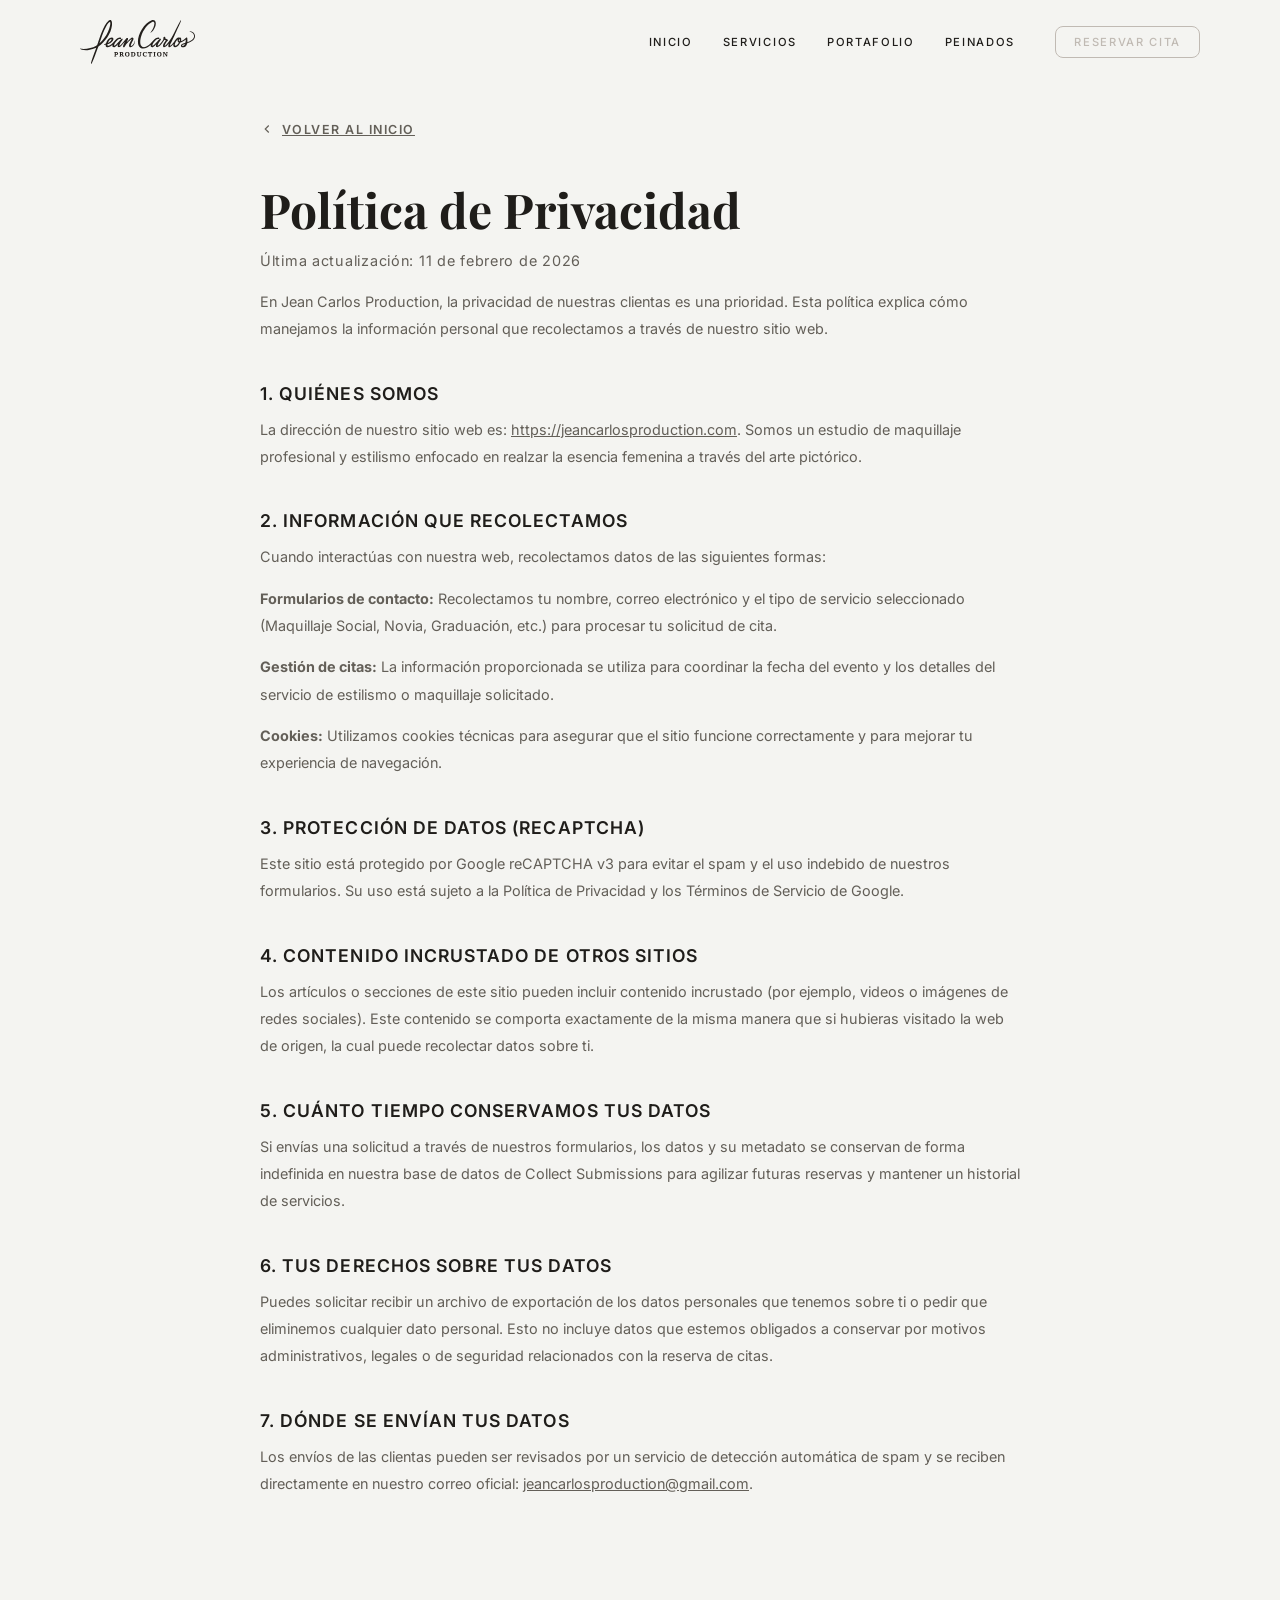
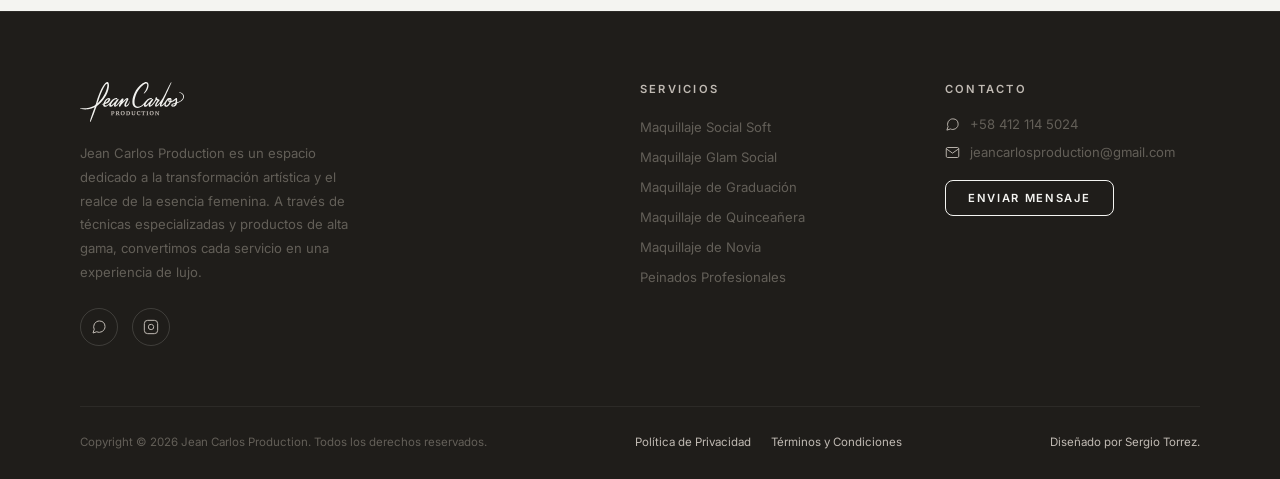
<file: privacidad.html>
<!DOCTYPE html>
<html lang="es">
<head>
  <meta charset="UTF-8">
  <meta name="viewport" content="width=device-width, initial-scale=1.0">
  <title>Política de Privacidad | Jean Carlos Production</title>
  <meta name="description" content="Política de privacidad de Jean Carlos Production. Conoce cómo manejamos tus datos personales.">
  <link rel="canonical" href="https://jeancarlosproduction.com/privacidad.html">
  <link rel="stylesheet" href="index.css">
  <style>
    .legal-page { min-height: 100vh; background: var(--cream); padding-top: 120px; }
    .legal-content { max-width: 760px; margin-inline: auto; }
    .legal-content h1 { font-size: clamp(2rem, 4vw, 3rem); margin-bottom: 6px; color: var(--charcoal); }
    .legal-meta { font-size: 0.78rem; color: var(--warm-gray); margin-bottom: 48px; letter-spacing: 0.05em; }
    .legal-content h2 { font-size: 1.1rem; font-family:'Inter',sans-serif; font-weight:600; letter-spacing:0.06em; text-transform:uppercase; color: var(--charcoal); margin-top: 40px; margin-bottom: 12px; }
    .legal-content p { font-size: 0.9rem; color: var(--warm-gray); line-height: 1.9; margin-bottom: 14px; }
    .legal-content a { color: var(--warm-gray); text-decoration: underline; }
    .back-link { display: inline-flex; align-items: center; gap: 8px; font-size:0.78rem; font-weight:600; letter-spacing:0.12em; text-transform:uppercase; color: var(--charcoal); margin-bottom: 40px; transition: gap 0.2s; }
    .back-link:hover { gap: 12px; }

    /* --- Dynamic Header for Legal Pages --- */
    .site-header:not(.scrolled) .nav-logo {
      /* Filter to turn the light logo into #1f1d1a */
      filter: brightness(0) saturate(100%) invert(8%) sepia(8%) saturate(1088%) hue-rotate(345deg) brightness(96%) contrast(89%);
    }
    .site-header:not(.scrolled) .hamburger span {
      background-color: var(--charcoal);
    }
    .site-header:not(.scrolled) .nav-links a {
      color: var(--charcoal);
    }
    .site-header:not(.scrolled) .nav-links a::after {
      background: var(--charcoal);
    }

    /* Scrolled state (back to primary light design) */
    .site-header.scrolled .nav-logo {
      filter: none;
    }
    .site-header.scrolled .hamburger span {
      background-color: var(--cream);
    }
    .site-header.scrolled .nav-links a {
      color: var(--cream);
    }
  </style>
</head>
<body>

<!-- ========== MOBILE MENU ========== -->
<div class="mobile-menu" id="mobileMenu">
  <a href="index.html#inicio"     onclick="closeMobileMenu()">Inicio</a>
  <a href="index.html#servicios"  onclick="closeMobileMenu()">Servicios</a>
  <a href="index.html#galeria"    onclick="closeMobileMenu()">Portafolio</a>
  <a href="index.html#peinados"  onclick="closeMobileMenu()">Peinados</a>
  <a href="index.html#reservacion" onclick="closeMobileMenu()" class="btn btn-nav mobile-nav-btn">RESERVAR CITA</a>
</div>

<!-- ========== HEADER ========== -->
<header class="site-header" id="siteHeader">
  <div class="container header-inner">

    <a href="index.html#inicio" class="logo" aria-label="Jean Carlos Production">
      <img src="assets/Logo Jean Carlos Production.svg" alt="Jean Carlos Production Logo" class="nav-logo">
    </a>

    <nav class="nav-links" aria-label="Navegación principal">
      <a href="index.html#inicio">Inicio</a>
      <a href="index.html#servicios">Servicios</a>
      <a href="index.html#galeria">Portafolio</a>
      <a href="index.html#peinados">Peinados</a>
      <a href="index.html#reservacion" class="btn btn-nav">RESERVAR CITA</a>
    </nav>

    <button class="hamburger" id="hamburger" aria-label="Abrir menú" aria-expanded="false">
      <span></span><span></span><span></span>
    </button>
  </div>
</header>

<main class="legal-page section">
  <div class="container">
    <div class="legal-content">

      <a href="index.html" class="back-link">
        <svg viewBox="0 0 24 24" fill="none" stroke="currentColor" stroke-width="2" width="14"><polyline points="15 18 9 12 15 6"/></svg>
        Volver al inicio
      </a>

      <h1>Política de Privacidad</h1>
      <p class="legal-meta">Última actualización: 11 de febrero de 2026</p>

      <p>En Jean Carlos Production, la privacidad de nuestras clientas es una prioridad. Esta política explica cómo manejamos la información personal que recolectamos a través de nuestro sitio web.</p>

      <h2>1. Quiénes somos</h2>
      <p>La dirección de nuestro sitio web es: <a href="https://jeancarlosproduction.com">https://jeancarlosproduction.com</a>. Somos un estudio de maquillaje profesional y estilismo enfocado en realzar la esencia femenina a través del arte pictórico.</p>

      <h2>2. Información que recolectamos</h2>
      <p>Cuando interactúas con nuestra web, recolectamos datos de las siguientes formas:</p>
      <p><strong>Formularios de contacto:</strong> Recolectamos tu nombre, correo electrónico y el tipo de servicio seleccionado (Maquillaje Social, Novia, Graduación, etc.) para procesar tu solicitud de cita.</p>
      <p><strong>Gestión de citas:</strong> La información proporcionada se utiliza para coordinar la fecha del evento y los detalles del servicio de estilismo o maquillaje solicitado.</p>
      <p><strong>Cookies:</strong> Utilizamos cookies técnicas para asegurar que el sitio funcione correctamente y para mejorar tu experiencia de navegación.</p>

      <h2>3. Protección de datos (reCAPTCHA)</h2>
      <p>Este sitio está protegido por Google reCAPTCHA v3 para evitar el spam y el uso indebido de nuestros formularios. Su uso está sujeto a la Política de Privacidad y los Términos de Servicio de Google.</p>

      <h2>4. Contenido incrustado de otros sitios</h2>
      <p>Los artículos o secciones de este sitio pueden incluir contenido incrustado (por ejemplo, videos o imágenes de redes sociales). Este contenido se comporta exactamente de la misma manera que si hubieras visitado la web de origen, la cual puede recolectar datos sobre ti.</p>

      <h2>5. Cuánto tiempo conservamos tus datos</h2>
      <p>Si envías una solicitud a través de nuestros formularios, los datos y su metadato se conservan de forma indefinida en nuestra base de datos de Collect Submissions para agilizar futuras reservas y mantener un historial de servicios.</p>

      <h2>6. Tus derechos sobre tus datos</h2>
      <p>Puedes solicitar recibir un archivo de exportación de los datos personales que tenemos sobre ti o pedir que eliminemos cualquier dato personal. Esto no incluye datos que estemos obligados a conservar por motivos administrativos, legales o de seguridad relacionados con la reserva de citas.</p>

      <h2>7. Dónde se envían tus datos</h2>
      <p>Los envíos de las clientas pueden ser revisados por un servicio de detección automática de spam y se reciben directamente en nuestro correo oficial: <a href="mailto:jeancarlosproduction@gmail.com">jeancarlosproduction@gmail.com</a>.</p>

    </div>
  </div>
</main>

<!-- ========== FOOTER ========== -->
<footer id="contacto" role="contentinfo">
  <div class="container">
    <div class="footer-grid">

      <!-- Brand column -->
      <div class="footer-brand">
        <div class="logo">
          <img src="assets/Logo Jean Carlos Production.svg" alt="Jean Carlos Production" class="footer-logo">
        </div>
        <p>
          Jean Carlos Production es un espacio dedicado a la transformación artística
          y el realce de la esencia femenina. A través de técnicas especializadas y
          productos de alta gama, convertimos cada servicio en una experiencia de lujo.
        </p>
        <div class="footer-social">
          <a href="https://api.whatsapp.com/send/?phone=584121145024" target="_blank" rel="noopener" aria-label="WhatsApp">
            <svg viewBox="0 0 24 24" fill="none" stroke="currentColor" stroke-width="1.5"><path d="M21 11.5a8.38 8.38 0 0 1-.9 3.8 8.5 8.5 0 0 1-7.6 4.7 8.38 8.38 0 0 1-3.8-.9L3 21l1.9-5.7a8.38 8.38 0 0 1-.9-3.8 8.5 8.5 0 0 1 4.7-7.6 8.38 8.38 0 0 1 3.8-.9h.5a8.48 8.48 0 0 1 8 8v.5z"/></svg>
          </a>
          <a href="https://www.instagram.com/jeancarlosproduction/" target="_blank" rel="noopener" aria-label="Instagram">
            <svg viewBox="0 0 24 24" fill="none" stroke="currentColor" stroke-width="1.5"><rect x="2" y="2" width="20" height="20" rx="5" ry="5"/><path d="M16 11.37A4 4 0 1 1 12.63 8 4 4 0 0 1 16 11.37z"/><line x1="17.5" y1="6.5" x2="17.51" y2="6.5"/></svg>
          </a>
        </div>
      </div>

      <!-- Services column -->
      <div class="footer-col">
        <h4>Servicios</h4>
        <ul>
          <li><a href="index.html#servicios">Maquillaje Social Soft</a></li>
          <li><a href="index.html#servicios">Maquillaje Glam Social</a></li>
          <li><a href="index.html#servicios">Maquillaje de Graduación</a></li>
          <li><a href="index.html#servicios">Maquillaje de Quinceañera</a></li>
          <li><a href="index.html#servicios">Maquillaje de Novia</a></li>
          <li><a href="index.html#peinados">Peinados Profesionales</a></li>
        </ul>
      </div>

      <!-- Contact column -->
      <div class="footer-col">
        <h4>Contacto</h4>
        <div class="footer-contact-item">
          <svg viewBox="0 0 24 24" fill="none" stroke="currentColor" stroke-width="1.5"><path d="M21 11.5a8.38 8.38 0 0 1-.9 3.8 8.5 8.5 0 0 1-7.6 4.7 8.38 8.38 0 0 1-3.8-.9L3 21l1.9-5.7a8.38 8.38 0 0 1-.9-3.8 8.5 8.5 0 0 1 4.7-7.6 8.38 8.38 0 0 1 3.8-.9h.5a8.48 8.48 0 0 1 8 8v.5z"/></svg>
          +58 412 114 5024
        </div>
        <div class="footer-contact-item">
          <svg viewBox="0 0 24 24" fill="none" stroke="currentColor" stroke-width="1.5"><path d="M4 4h16c1.1 0 2 .9 2 2v12c0 1.1-.9 2-2 2H4c-1.1 0-2-.9-2-2V6c0-1.1.9-2 2-2z"/><polyline points="22,6 12,13 2,6"/></svg>
          jeancarlosproduction@gmail.com
        </div>
        <div style="margin-top:20px;">
          <a href="https://api.whatsapp.com/send/?phone=584121145024" target="_blank" rel="noopener" class="btn btn-outline-light" style="font-size:0.7rem;padding:10px 22px;">ENVIAR MENSAJE</a>
        </div>
      </div>

    </div>

    <!-- Bottom bar -->
    <div class="footer-bottom">
      <p>Copyright &copy; 2026 Jean Carlos Production. Todos los derechos reservados.</p>
      <div class="footer-legal">
        <a href="privacidad.html">Política de Privacidad</a>
        <a href="terminos.html">Términos y Condiciones</a>
      </div>
      <p class="credit">Diseñado por <a href="https://www.instagram.com/istorrez/" target="_blank" rel="noopener">Sergio Torrez</a>.</p>
    </div>

  </div>
</footer>

<!-- ========== JAVASCRIPT ========== -->
<script>
/* ---- Scroll-reveal ---- */
const revealEls = document.querySelectorAll('.reveal, .reveal-left, .reveal-right');
const revealObserver = new IntersectionObserver((entries) => {
  entries.forEach(e => {
    if (e.isIntersecting) {
      e.target.classList.add('visible');
      revealObserver.unobserve(e.target);
    }
  });
}, { threshold: 0.12 });
revealEls.forEach(el => revealObserver.observe(el));

/* ---- Header scroll ---- */
const header = document.getElementById('siteHeader');
window.addEventListener('scroll', () => {
  header.classList.toggle('scrolled', window.scrollY > 60);
}, { passive: true });

/* ---- Mobile menu ---- */
const hamburger = document.getElementById('hamburger');
const mobileMenu = document.getElementById('mobileMenu');
hamburger.addEventListener('click', () => {
  const isOpen = mobileMenu.classList.toggle('open');
  hamburger.classList.toggle('open', isOpen);
  hamburger.setAttribute('aria-expanded', isOpen);
  document.body.style.overflow = isOpen ? 'hidden' : '';
});
function closeMobileMenu() {
  mobileMenu.classList.remove('open');
  hamburger.classList.remove('open');
  hamburger.setAttribute('aria-expanded', false);
  document.body.style.overflow = '';
}
</script>

</body>
</html>
</file>
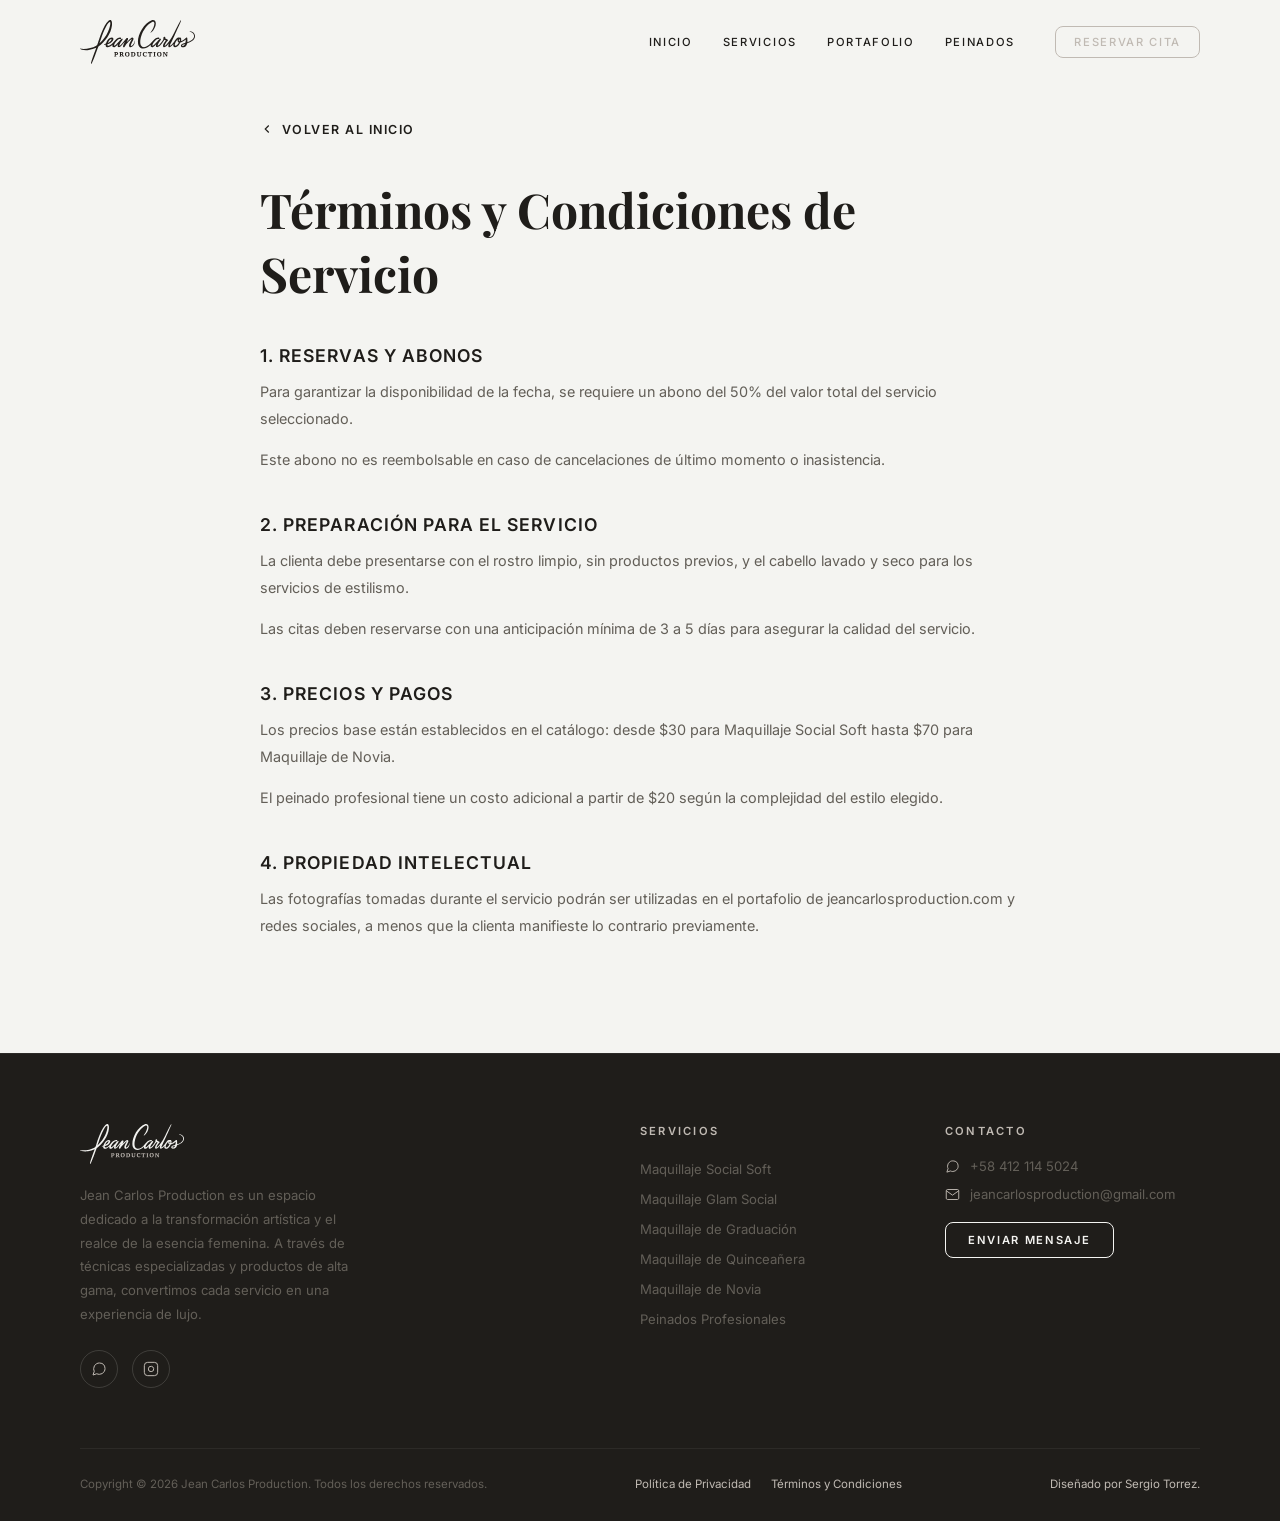
<file: terminos.html>
<!DOCTYPE html>
<html lang="es">
<head>
  <meta charset="UTF-8">
  <meta name="viewport" content="width=device-width, initial-scale=1.0">
  <title>Términos y Condiciones | Jean Carlos Production</title>
  <meta name="description" content="Términos y condiciones del servicio de Jean Carlos Production. Reservas, abonos y políticas de servicio.">
  <link rel="canonical" href="https://jeancarlosproduction.com/terminos.html">
  <link rel="stylesheet" href="index.css">
  <style>
    .legal-page { min-height: 100vh; background: var(--cream); padding-top: 120px; }
    .legal-content { max-width: 760px; margin-inline: auto; }
    .legal-content h1 { font-size: clamp(2rem, 4vw, 3rem); margin-bottom: 6px; color: var(--charcoal); }
    .legal-meta { font-size: 0.78rem; color: var(--warm-gray); margin-bottom: 48px; letter-spacing: 0.05em; }
    .legal-content h2 { font-size: 1.1rem; font-family:'Inter',sans-serif; font-weight:600; letter-spacing:0.06em; text-transform:uppercase; color: var(--charcoal); margin-top: 40px; margin-bottom: 12px; }
    .legal-content p { font-size: 0.9rem; color: var(--warm-gray); line-height: 1.9; margin-bottom: 14px; }
    .back-link { display: inline-flex; align-items: center; gap: 8px; font-size:0.78rem; font-weight:600; letter-spacing:0.12em; text-transform:uppercase; color: var(--charcoal); margin-bottom: 40px; transition: gap 0.2s; }
    .back-link:hover { gap: 12px; }

    /* --- Dynamic Header for Legal Pages --- */
    .site-header:not(.scrolled) .nav-logo {
      /* Filter to turn the light logo into #1f1d1a */
      filter: brightness(0) saturate(100%) invert(8%) sepia(8%) saturate(1088%) hue-rotate(345deg) brightness(96%) contrast(89%);
    }
    .site-header:not(.scrolled) .hamburger span {
      background-color: var(--charcoal);
    }
    .site-header:not(.scrolled) .nav-links a {
      color: var(--charcoal);
    }
    .site-header:not(.scrolled) .nav-links a::after {
      background: var(--charcoal);
    }

    /* Scrolled state (back to primary light design) */
    .site-header.scrolled .nav-logo {
      filter: none;
    }
    .site-header.scrolled .hamburger span {
      background-color: var(--cream);
    }
    .site-header.scrolled .nav-links a {
      color: var(--cream);
    }
  </style>
</head>
<body>

<!-- ========== MOBILE MENU ========== -->
<div class="mobile-menu" id="mobileMenu">
  <a href="index.html#inicio"     onclick="closeMobileMenu()">Inicio</a>
  <a href="index.html#servicios"  onclick="closeMobileMenu()">Servicios</a>
  <a href="index.html#galeria"    onclick="closeMobileMenu()">Portafolio</a>
  <a href="index.html#peinados"  onclick="closeMobileMenu()">Peinados</a>
  <a href="index.html#reservacion" onclick="closeMobileMenu()" class="btn btn-nav mobile-nav-btn">RESERVAR CITA</a>
</div>

<!-- ========== HEADER ========== -->
<header class="site-header" id="siteHeader">
  <div class="container header-inner">

    <a href="index.html#inicio" class="logo" aria-label="Jean Carlos Production">
      <img src="assets/Logo Jean Carlos Production.svg" alt="Jean Carlos Production Logo" class="nav-logo">
    </a>

    <nav class="nav-links" aria-label="Navegación principal">
      <a href="index.html#inicio">Inicio</a>
      <a href="index.html#servicios">Servicios</a>
      <a href="index.html#galeria">Portafolio</a>
      <a href="index.html#peinados">Peinados</a>
      <a href="index.html#reservacion" class="btn btn-nav">RESERVAR CITA</a>
    </nav>

    <button class="hamburger" id="hamburger" aria-label="Abrir menú" aria-expanded="false">
      <span></span><span></span><span></span>
    </button>
  </div>
</header>

<main class="legal-page section">
  <div class="container">
    <div class="legal-content">

      <a href="index.html" class="back-link">
        <svg viewBox="0 0 24 24" fill="none" stroke="currentColor" stroke-width="2" width="14"><polyline points="15 18 9 12 15 6"/></svg>
        Volver al inicio
      </a>

      <h1>Términos y Condiciones de Servicio</h1>

      <h2>1. Reservas y Abonos</h2>
      <p>Para garantizar la disponibilidad de la fecha, se requiere un abono del 50% del valor total del servicio seleccionado.</p>
      <p>Este abono no es reembolsable en caso de cancelaciones de último momento o inasistencia.</p>

      <h2>2. Preparación para el Servicio</h2>
      <p>La clienta debe presentarse con el rostro limpio, sin productos previos, y el cabello lavado y seco para los servicios de estilismo.</p>
      <p>Las citas deben reservarse con una anticipación mínima de 3 a 5 días para asegurar la calidad del servicio.</p>

      <h2>3. Precios y Pagos</h2>
      <p>Los precios base están establecidos en el catálogo: desde $30 para Maquillaje Social Soft hasta $70 para Maquillaje de Novia.</p>
      <p>El peinado profesional tiene un costo adicional a partir de $20 según la complejidad del estilo elegido.</p>

      <h2>4. Propiedad Intelectual</h2>
      <p>Las fotografías tomadas durante el servicio podrán ser utilizadas en el portafolio de jeancarlosproduction.com y redes sociales, a menos que la clienta manifieste lo contrario previamente.</p>

    </div>
  </div>
</main>

<!-- ========== FOOTER ========== -->
<footer id="contacto" role="contentinfo">
  <div class="container">
    <div class="footer-grid">

      <!-- Brand column -->
      <div class="footer-brand">
        <div class="logo">
          <img src="assets/Logo Jean Carlos Production.svg" alt="Jean Carlos Production" class="footer-logo">
        </div>
        <p>
          Jean Carlos Production es un espacio dedicado a la transformación artística
          y el realce de la esencia femenina. A través de técnicas especializadas y
          productos de alta gama, convertimos cada servicio en una experiencia de lujo.
        </p>
        <div class="footer-social">
          <a href="https://api.whatsapp.com/send/?phone=584121145024" target="_blank" rel="noopener" aria-label="WhatsApp">
            <svg viewBox="0 0 24 24" fill="none" stroke="currentColor" stroke-width="1.5"><path d="M21 11.5a8.38 8.38 0 0 1-.9 3.8 8.5 8.5 0 0 1-7.6 4.7 8.38 8.38 0 0 1-3.8-.9L3 21l1.9-5.7a8.38 8.38 0 0 1-.9-3.8 8.5 8.5 0 0 1 4.7-7.6 8.38 8.38 0 0 1 3.8-.9h.5a8.48 8.48 0 0 1 8 8v.5z"/></svg>
          </a>
          <a href="https://www.instagram.com/jeancarlosproduction/" target="_blank" rel="noopener" aria-label="Instagram">
            <svg viewBox="0 0 24 24" fill="none" stroke="currentColor" stroke-width="1.5"><rect x="2" y="2" width="20" height="20" rx="5" ry="5"/><path d="M16 11.37A4 4 0 1 1 12.63 8 4 4 0 0 1 16 11.37z"/><line x1="17.5" y1="6.5" x2="17.51" y2="6.5"/></svg>
          </a>
        </div>
      </div>

      <!-- Services column -->
      <div class="footer-col">
        <h4>Servicios</h4>
        <ul>
          <li><a href="index.html#servicios">Maquillaje Social Soft</a></li>
          <li><a href="index.html#servicios">Maquillaje Glam Social</a></li>
          <li><a href="index.html#servicios">Maquillaje de Graduación</a></li>
          <li><a href="index.html#servicios">Maquillaje de Quinceañera</a></li>
          <li><a href="index.html#servicios">Maquillaje de Novia</a></li>
          <li><a href="index.html#peinados">Peinados Profesionales</a></li>
        </ul>
      </div>

      <!-- Contact column -->
      <div class="footer-col">
        <h4>Contacto</h4>
        <div class="footer-contact-item">
          <svg viewBox="0 0 24 24" fill="none" stroke="currentColor" stroke-width="1.5"><path d="M21 11.5a8.38 8.38 0 0 1-.9 3.8 8.5 8.5 0 0 1-7.6 4.7 8.38 8.38 0 0 1-3.8-.9L3 21l1.9-5.7a8.38 8.38 0 0 1-.9-3.8 8.5 8.5 0 0 1 4.7-7.6 8.38 8.38 0 0 1 3.8-.9h.5a8.48 8.48 0 0 1 8 8v.5z"/></svg>
          +58 412 114 5024
        </div>
        <div class="footer-contact-item">
          <svg viewBox="0 0 24 24" fill="none" stroke="currentColor" stroke-width="1.5"><path d="M4 4h16c1.1 0 2 .9 2 2v12c0 1.1-.9 2-2 2H4c-1.1 0-2-.9-2-2V6c0-1.1.9-2 2-2z"/><polyline points="22,6 12,13 2,6"/></svg>
          jeancarlosproduction@gmail.com
        </div>
        <div style="margin-top:20px;">
          <a href="https://api.whatsapp.com/send/?phone=584121145024" target="_blank" rel="noopener" class="btn btn-outline-light" style="font-size:0.7rem;padding:10px 22px;">ENVIAR MENSAJE</a>
        </div>
      </div>

    </div>

    <!-- Bottom bar -->
    <div class="footer-bottom">
      <p>Copyright &copy; 2026 Jean Carlos Production. Todos los derechos reservados.</p>
      <div class="footer-legal">
        <a href="privacidad.html">Política de Privacidad</a>
        <a href="terminos.html">Términos y Condiciones</a>
      </div>
      <p class="credit">Diseñado por <a href="https://www.instagram.com/istorrez/" target="_blank" rel="noopener">Sergio Torrez</a>.</p>
    </div>

  </div>
</footer>

<!-- ========== JAVASCRIPT ========== -->
<script>
/* ---- Scroll-reveal ---- */
const revealEls = document.querySelectorAll('.reveal, .reveal-left, .reveal-right');
const revealObserver = new IntersectionObserver((entries) => {
  entries.forEach(e => {
    if (e.isIntersecting) {
      e.target.classList.add('visible');
      revealObserver.unobserve(e.target);
    }
  });
}, { threshold: 0.12 });
revealEls.forEach(el => revealObserver.observe(el));

/* ---- Header scroll ---- */
const header = document.getElementById('siteHeader');
window.addEventListener('scroll', () => {
  header.classList.toggle('scrolled', window.scrollY > 60);
}, { passive: true });

/* ---- Mobile menu ---- */
const hamburger = document.getElementById('hamburger');
const mobileMenu = document.getElementById('mobileMenu');
hamburger.addEventListener('click', () => {
  const isOpen = mobileMenu.classList.toggle('open');
  hamburger.classList.toggle('open', isOpen);
  hamburger.setAttribute('aria-expanded', isOpen);
  document.body.style.overflow = isOpen ? 'hidden' : '';
});
function closeMobileMenu() {
  mobileMenu.classList.remove('open');
  hamburger.classList.remove('open');
  hamburger.setAttribute('aria-expanded', false);
  document.body.style.overflow = '';
}
</script>

</body>
</html>
</file>
<file: index.css>
@import url('https://fonts.googleapis.com/css2?family=Playfair+Display:ital,wght@0,400;0,700;0,900;1,400;1,700&family=Inter:wght@300;400;500;600&display=swap');

/* ==========================================
   DESIGN TOKENS — Brand Color Palette
   ========================================== */
:root {
  --cream:    #f4f4f1;
  --taupe:    #c0bab3;
  --warm-gray:#635f58;
  --charcoal: #1f1d1a;

  /* Semantic roles */
  --bg-light:   var(--cream);
  --bg-dark:    var(--charcoal);
  --bg-mid:     var(--warm-gray);
  --accent:     var(--taupe);
  --text-dark:  var(--charcoal);
  --text-light: var(--cream);
  --text-muted: var(--warm-gray);

  /* Harmony system — gutter keeps content off screen edges */
  --gutter-mobile:  24px;   /* Mobile: generous separation from edges */
  --gutter-tablet:  40px;
  --gutter-desktop: 80px;
  --gutter: var(--gutter-mobile);

  --section-v-pad: 80px;
  --max-w: 1200px;

  --radius: 8px;             /* Shared border-radius for inputs/buttons */
  --radius-sm: 6px;

  --transition: all 0.4s cubic-bezier(0.25, 0.46, 0.45, 0.94);
  --transition-fast: all 0.2s ease;
}

@media (min-width: 768px)  { :root { --gutter: var(--gutter-tablet); --section-v-pad: 100px; } }
@media (min-width: 1100px) { :root { --gutter: var(--gutter-desktop); } }

/* ==========================================
   RESET & BASE
   ========================================== */
*, *::before, *::after { margin: 0; padding: 0; box-sizing: border-box; }
html { scroll-behavior: smooth; }
body {
  font-family: 'Inter', sans-serif;
  background-color: var(--cream);
  color: var(--charcoal);
  overflow-x: hidden;
  -webkit-font-smoothing: antialiased;
}
img { display: block; max-width: 100%; }
a { text-decoration: none; color: inherit; }
ul { list-style: none; }

/* ==========================================
   LAYOUT UTILITIES
   ========================================== */
.container {
  width: 100%;
  max-width: calc(var(--max-w) + var(--gutter) * 2);
  margin-inline: auto;
  padding-inline: var(--gutter);
}

.section {
  padding-block: var(--section-v-pad);
}

/* ==========================================
   TYPOGRAPHY
   ========================================== */
.serif { font-family: 'Playfair Display', serif; }
h1, h2, h3, .display { font-family: 'Playfair Display', serif; }

.eyebrow {
  font-size: 0.7rem;
  font-weight: 600;
  letter-spacing: 0.25em;
  text-transform: uppercase;
  color: var(--taupe);
}

/* ==========================================
   ANIMATIONS
   ========================================== */
.reveal {
  opacity: 0;
  transform: translateY(28px);
  transition: opacity 0.7s ease, transform 0.7s ease;
}
.reveal.visible { opacity: 1; transform: none; }
.reveal-left  { opacity: 0; transform: translateX(-30px); transition: opacity 0.7s ease, transform 0.7s ease; }
.reveal-right { opacity: 0; transform: translateX(30px);  transition: opacity 0.7s ease, transform 0.7s ease; }
.reveal-left.visible, .reveal-right.visible { opacity: 1; transform: none; }

/* ==========================================
   BUTTONS
   ========================================== */
.btn {
  display: inline-block;
  padding: 13px 32px;
  font-size: 0.75rem;
  font-weight: 600;
  letter-spacing: 0.15em;
  text-transform: uppercase;
  border: 1px solid currentColor;
  border-radius: var(--radius); /* Unified with form inputs */
  cursor: pointer;
  transition: var(--transition);
}
.btn-dark {
  background: var(--charcoal);
  color: var(--cream);
  border-color: var(--charcoal);
}
.btn-dark:hover { background: var(--warm-gray); border-color: var(--warm-gray); }
.btn-outline-light {
  background: transparent;
  color: var(--cream);
  border-color: var(--cream);
}
.btn-outline-light:hover { background: var(--cream); color: var(--charcoal); }

/* ==========================================
   DIVIDER
   ========================================== */
.divider {
  width: 50px;
  height: 1.5px;
  background: var(--taupe);
  margin: 16px 0 24px;
}
.divider-center { margin-inline: auto; }

/* ==========================================
   HEADER / NAV
   ========================================== */
.site-header {
  position: fixed;
  top: 0;
  left: 0;
  width: 100%;
  z-index: 1000;
  transition: var(--transition);
  padding-block: 20px;
}
.site-header.scrolled {
  background: rgba(31, 29, 26, 0.95);
  backdrop-filter: blur(12px);
  -webkit-backdrop-filter: blur(12px);
  padding-block: 14px;
  box-shadow: 0 2px 20px rgba(0,0,0,0.3);
}
.header-inner {
  display: flex;
  align-items: center;
  justify-content: space-between;
  gap: 20px;
}
.logo {
  display: flex;
  align-items: center;
  gap: 10px;
}
.nav-logo {
  height: 44px;      /* Proportionate to nav height */
  width: auto;
  display: block;
}

/* About Logo at the end of section */
.about-logo-container {
  display: flex;
  justify-content: center;
  margin-top: 30px;  /* Moved up slightly */
  width: 100%;
}
.about-logo {
  height: 60px;     /* Much smaller and more subtle */
  width: auto;
  opacity: 0.9;
  transition: var(--transition);
}
.about-logo:hover {
  opacity: 1;
  transform: scale(1.02);
}
.footer-logo {
  height: 40px;      /* Proportionate for footer */
  width: auto;
  display: block;
  margin-bottom: 4px; /* Reduced further per user request */
}
.nav-links {
  display: flex;
  gap: 30px;
  align-items: center;
}
.nav-links a {
  font-size: 0.7rem;
  font-weight: 500;
  letter-spacing: 0.15em;
  text-transform: uppercase;
  color: var(--cream);
  transition: var(--transition-fast);
  position: relative;
}
.nav-links a::after {
  content: '';
  position: absolute;
  bottom: -4px;
  left: 0;
  width: 0;
  height: 1px;
  background: var(--taupe);
  transition: width 0.3s ease;
}
.nav-links a:hover::after { width: 100%; }

/* Navigation Button */
.btn-nav {
  padding: 8px 18px;
  font-size: 0.65rem;
  border-radius: var(--radius);
  background: transparent;
  color: var(--taupe) !important;
  border-color: var(--taupe);
  margin-left: 10px;
}
.btn-nav:hover {
  background: var(--taupe);
  color: var(--charcoal) !important;
}
.btn-nav::after { display: none !important; } /* No underline for button */

/* Mobile Nav Button Override */
.mobile-nav-btn {
  font-family: 'Inter', sans-serif !important;
  font-size: 0.9rem !important;
  margin-top: 10px;
  min-width: 200px;
  text-align: center;
}

/* Hamburger */
.hamburger {
  display: none;
  flex-direction: column;
  gap: 5px;
  background: none;
  border: none;
  cursor: pointer;
  padding: 4px;
}
.hamburger span {
  display: block;
  width: 24px;
  height: 1.5px;
  background: var(--cream);
  transition: var(--transition);
}
.hamburger.open span:nth-child(1) { transform: translateY(6.5px) rotate(45deg); }
.hamburger.open span:nth-child(2) { opacity: 0; }
.hamburger.open span:nth-child(3) { transform: translateY(-6.5px) rotate(-45deg); }

/* Mobile menu */
.mobile-menu {
  position: fixed;
  top: 0; left: 0;
  width: 100%; height: 100vh;
  background: var(--charcoal);
  z-index: 999;
  display: flex;
  flex-direction: column;
  align-items: center;
  justify-content: center;
  gap: 36px;
  opacity: 0;
  pointer-events: none;
  transition: opacity 0.4s ease;
}
.mobile-menu.open { opacity: 1; pointer-events: all; }
.mobile-menu a {
  font-family: 'Playfair Display', serif;
  font-size: 2rem;
  color: var(--cream);
  transition: color 0.2s;
}
.mobile-menu a:hover { color: var(--taupe); }

/* ==========================================
   HERO SECTION
   ========================================== */
/* The section itself is exactly one full viewport height, no overflow */
.hero-section {
  position: relative;
  height: 100dvh;          /* exact viewport height — nothing overflows */
  min-height: 600px;       /* safety for very short screens */
  overflow: hidden;
  background-color: var(--charcoal);
  display: flex;
  align-items: stretch;
}

/* The container fills the full height and uses flexbox to push content RIGHT */
.hero-container {
  position: relative;
  z-index: 2;
  display: flex;
  align-items: center;
  justify-content: flex-end;   /* ← content on the RIGHT */
  width: 100%;
  padding-block: 160px 100px;  /* Increased for breathing room on desktop */
}

.hero-bg {
  position: absolute;
  inset: 0;
  background: url('assets/hero-model.jpg') center/cover no-repeat;
  opacity: 1;           /* Clear on desktop */
}
.hero-bg::after {
  content: '';
  position: absolute;
  inset: 0;
  background: none;    /* Transparent on desktop */
}

@media (max-width: 991px) {
  .hero-container {
    align-items: flex-start !important;
    padding-top: 110px !important;   /* Adjusted to 110px per request */
    padding-bottom: 20px !important;
    justify-content: center;
  }
  .hero-bg {
    opacity: 0.5;
    background-position: 20% center; /* Shifted further to left to center subjects */
  }
  .hero-bg::after {
    background: linear-gradient(
      to bottom,
      rgba(31,29,26,0.95) 0%,
      rgba(31,29,26,0.5) 50%,
      rgba(31,29,26,0.3) 100%
    );
  }
}

/* Content block — Right side */
.hero-content {
  position: relative;
  z-index: 2;
  max-width: 600px; /* Increased to allow 'la Esencia Femenina' to fit in one line */
  width: 100%;
  text-align: left; /* Restored to left alignment per user request */
}
.hero-content h1 {
  font-size: clamp(2.4rem, 5vw, 3.4rem); /* Reduced max size by ~10% for desktop */
  line-height: 1.05;
  color: var(--cream);
  margin-bottom: 20px;
}
.hero-content > p {
  font-size: 0.92rem;
  color: var(--taupe);
  line-height: 1.8;
  margin-bottom: 24px;
  max-width: none; /* Align to full width of hero-content (matching form) */
}

/* Hero form — contained inside hero */
.hero-form {
  display: flex;
  flex-direction: column;
  gap: 12px;           /* Slightly more breathing room, matching the form-row-2 gap */
  width: 100%;
}
.hero-form input,
.hero-form select {
  background: rgba(244,244,241,0.08);
  border: 1px solid rgba(244,244,241,0.2);
  border-radius: var(--radius);
  color: var(--cream);
  padding: 12px 16px;
  font-family: 'Inter', sans-serif;
  font-size: 0.85rem;
  outline: none;
  transition: border-color 0.3s;
  width: 100%;
}
.hero-form input::placeholder { color: rgba(192,186,179,0.55); }
.hero-form select option { background: var(--charcoal); }
.hero-form input:focus,
.hero-form select:focus { border-color: var(--taupe); }
.hero-form select { color: rgba(192,186,179,0.7); }
.hero-form button {
  margin-top: 4px;
  width: 100%;
  border-radius: var(--radius);
}

/* Mobile: hero content spans full width, centered */
@media (max-width: 767px) {
  .hero-container {
    justify-content: center;  /* centered on mobile since photo fills bg */
    align-items: flex-end;    /* push form towards bottom of hero */
    padding-block: 80px 40px;
  }
  .hero-content {
    max-width: 100%;          /* use full column width with container gutter */
  }
  .hero-content h1 { font-size: 2.4rem; }
}

/* ==========================================
   QUIEN SOY
   ========================================== */
#quien-soy {
  background: var(--cream);
  text-align: center;
}
.social-icons-bar {
  display: flex;
  justify-content: center;
  gap: 24px;
  margin-bottom: 40px;
}
.social-icon-link {
  width: 42px; height: 42px;
  border: 1px solid var(--warm-gray);
  border-radius: 50%;
  display: flex; align-items: center; justify-content: center;
  color: var(--charcoal);
  transition: var(--transition);
}
.social-icon-link:hover { background: var(--charcoal); color: var(--cream); border-color: var(--charcoal); }
.social-icon-link svg { width: 18px; height: 18px; }

#quien-soy h2 {
  font-size: clamp(1.8rem, 4vw, 2.8rem);
  margin-bottom: 12px;
  color: var(--charcoal);
}
#quien-soy p {
  max-width: 700px;
  margin-inline: auto;
  color: var(--warm-gray);
  font-size: 0.95rem;
  line-height: 1.9;
}

/* ==========================================
   SERVICIOS SECTION — Dark
   ========================================== */
#servicios {
  background: var(--charcoal);
  color: var(--cream);
  position: relative;
  overflow: hidden;
}
.servicios-grid {
  display: grid;
  grid-template-columns: 1fr 1fr;
  gap: 0;
  min-height: 580px;
}
.servicios-image {
  position: relative;
  overflow: hidden;
}
.servicios-image img {
  width: 100%;
  height: 100%;
  object-fit: cover;
  filter: grayscale(20%) brightness(0.8);
  transition: transform 0.8s ease;
}
.servicios-image:hover img { transform: scale(1.04); }

.servicios-content {
  padding: 60px 50px;
  display: flex;
  flex-direction: column;
  justify-content: center;
}
/* Eyebrow label — give breathing room below it before the title */
.servicios-content .eyebrow {
  margin-bottom: 10px;
}
.servicios-content h2 {
  font-size: clamp(2rem, 4vw, 3rem);
  line-height: 1.1;
  margin-bottom: 6px;
}
.servicios-list {
  margin-top: 12px; /* close the gap — consistent with the divider spacing */
  display: flex;
  flex-direction: column;
  gap: 0;
}
.service-item {
  display: flex;
  justify-content: space-between;
  align-items: flex-start;
  padding: 16px 0;
  border-bottom: 1px solid rgba(244,244,241,0.08);
  transition: var(--transition-fast);
  cursor: default;
}
.service-item:last-child { border-bottom: none; }
.service-item:hover { padding-left: 6px; }
.service-info h4 {
  font-size: 0.75rem;
  font-weight: 600;
  letter-spacing: 0.12em;
  text-transform: uppercase;
  color: var(--cream);
  margin-bottom: 4px;
}
.service-info p {
  font-size: 0.8rem;
  color: var(--taupe);
  line-height: 1.6;
  max-width: 280px;
}
.service-price {
  font-family: 'Playfair Display', serif;
  font-size: 1.2rem;
  color: var(--taupe);
  white-space: nowrap;
  padding-left: 20px;
}

.servicios-cta { margin-top: 32px; }

/* ==========================================
   GALERIA/CARRUSEL
   ========================================== */
#galeria {
  background: var(--cream);
  padding-top: 50px;    /* Balanced with header margin */
  padding-bottom: 30px; /* Reduced from 70px to pull next section closer */
  overflow: hidden;
}
#galeria .section-header {
  text-align: center;
  margin-bottom: 50px;  /* Equal to top padding for symmetry */
}
#galeria .section-header h2 { font-size: 1.5rem; letter-spacing: 0.05em; }

/* Carousel - wrapping track */
.carousel-wrapper {
  position: relative;
  overflow: hidden;
}
/* Desktop: house arrows inside padding area so they appear "outside" the photos */
@media (min-width: 768px) {
  .carousel-wrapper { padding-inline: 60px; }
}


.carousel-track {
  display: flex;
  gap: 12px;
  transition: transform 0.5s cubic-bezier(0.25, 0.46, 0.45, 0.94);
  will-change: transform;
  padding-inline: 0;
}
.carousel-slide {
  flex: 0 0 calc((100% - 5*12px) / 6);
  aspect-ratio: 3/4;
  overflow: hidden;
  position: relative;
  border-radius: 2px;
  cursor: pointer;
}
.carousel-slide img {
  width: 100%;
  height: 100%;
  object-fit: cover;
  transition: transform 0.5s ease;
}
.carousel-slide:hover img { transform: scale(1.06); }

/* Carousel Arrows */
.carousel-btn {
  position: absolute;
  top: 50%;
  transform: translateY(-50%);
  z-index: 10;
  background: var(--charcoal);
  color: var(--cream);
  border: none;
  width: 40px; height: 40px;
  display: flex; align-items: center; justify-content: center;
  cursor: pointer;
  transition: var(--transition);
  border-radius: 50%;
  opacity: 0.85;
}
.carousel-btn:hover { opacity: 1; background: var(--warm-gray); }
.carousel-btn.prev { left: 4px; }
.carousel-btn.next { right: 4px; }
/* Desktop: move buttons to the absolute edge (padding area) */
@media (min-width: 768px) {
  .carousel-btn.prev { left: 0; }
  .carousel-btn.next { right: 0; }
}
.carousel-btn svg { width: 16px; height: 16px; }

/* Lightbox */
.lightbox {
  position: fixed; inset: 0;
  background: rgba(0,0,0,0.92);
  z-index: 9999;
  display: flex; align-items: center; justify-content: center;
  opacity: 0; pointer-events: none;
  transition: opacity 0.3s ease;
}
.lightbox.open { opacity: 1; pointer-events: all; }
.lightbox-inner { position: relative; max-width: 90vw; max-height: 90vh; }
.lightbox-inner img { max-width: 90vw; max-height: 88vh; object-fit: contain; border-radius: 2px; }
.lightbox-close {
  position: absolute; top: -14px; right: -14px;
  background: var(--cream); color: var(--charcoal);
  width: 32px; height: 32px;
  border: none; cursor: pointer;
  border-radius: 50%;
  font-size: 1rem;
  display: flex; align-items: center; justify-content: center;
  line-height: 1;
}
.lightbox-prev, .lightbox-next {
  position: absolute;
  top: 50%; transform: translateY(-50%);
  background: rgba(244,244,241,0.12);
  border: 1px solid rgba(244,244,241,0.2);
  color: var(--cream);
  width: 44px; height: 44px;
  border-radius: 50%;
  display: flex; align-items: center; justify-content: center;
  cursor: pointer;
  transition: var(--transition-fast);
}
.lightbox-prev:hover, .lightbox-next:hover { background: rgba(244,244,241,0.25); }
.lightbox-prev { right: calc(100% + 16px); }
.lightbox-next { left:  calc(100% + 16px); }

/* Mobile: only 1 slide visible */
@media (max-width: 767px) {
  .carousel-slide { flex: 0 0 100%; }
}

/* ==========================================
   RESERVACION Y RECOMENDACIONES
   ========================================== */
#reservacion {
  padding-top: 40px;
  background: var(--bg-light);
}
.reservacion-grid {
  display: grid;
  grid-template-columns: 1fr 1fr;
  gap: 60px;
  align-items: start;
}
#reservacion h2 {
  font-size: clamp(1.5rem, 3vw, 2.2rem);
  margin-bottom: 8px;
}
.clausulas-list {
  margin-top: 24px;
  display: flex;
  flex-direction: column;
  gap: 14px;
}
.clausula-item {
  display: flex;
  gap: 14px;
  align-items: flex-start;
  font-size: 0.88rem;
  color: var(--warm-gray);
  line-height: 1.7;
}
.clausula-icon {
  flex-shrink: 0;
  width: 20px; height: 20px;
  border: 1px solid var(--taupe);
  border-radius: 50%;
  display: flex; align-items: center; justify-content: center;
  margin-top: 2px;
}
.clausula-icon svg { width: 10px; height: 10px; color: var(--warm-gray); }

/* Reservation form side */
.reservation-form-card {
  background: var(--charcoal);
  color: var(--cream);
  padding: 44px 40px;
}
.reservation-form-card h3 {
  font-size: 1.2rem;
  margin-bottom: 6px;
  color: var(--cream);
}
.reservation-form-card p {
  font-size: 0.82rem;
  color: var(--taupe);
  margin-bottom: 28px;
}
/* Two-column layout for date + time (restored to side-by-side) */
.form-row-2 {
  display: grid;
  grid-template-columns: 1fr 1fr;
  gap: 12px;           /* Tighter gap for better mobile fit */
  margin-bottom: 20px;
}
.form-row-2 .form-group { margin-bottom: 0; }

/* Textarea */
.form-group textarea {
  width: 100%;
  background: rgba(255,255,255,0.06);
  border: 1px solid rgba(244,244,241,0.15);
  border-radius: var(--radius);
  color: var(--cream);
  padding: 12px 14px;
  font-family: 'Inter', sans-serif;
  font-size: 0.85rem;
  outline: none;
  resize: vertical;
  min-height: 80px;
  transition: border-color 0.3s;
}
.form-group textarea::placeholder { color: rgba(192,186,179,0.5); }
.form-group textarea:focus { border-color: var(--taupe); }

/* Date / Time native input — Full styling for visibility and iOS/Android fix */
.form-group input[type="date"],
.form-group input[type="time"],
.form-group input.date-input,
.form-group input.time-input {
  -webkit-appearance: none;
  -moz-appearance: none;
  appearance: none;
  
  width: 100%;
  min-height: 48px;
  background-color: rgba(255,255,255,0.06);
  background-repeat: no-repeat;
  background-position: calc(100% - 14px) center;
  background-size: 18px;
  border: 1px solid rgba(244,244,241,0.15);
  border-radius: var(--radius);
  color: var(--cream);
  padding: 12px 40px 12px 14px; /* More right padding for the icon */
  font-family: inherit;
  font-size: 0.85rem;
  outline: none;
  color-scheme: dark;
  transition: border-color 0.3s;
  box-sizing: border-box;
}

/* Custom White Icons */
.form-group input.date-input {
  background-image: url("data:image/svg+xml;utf8,<svg xmlns='http://www.w3.org/2000/svg' width='24' height='24' viewBox='0 0 24 24' fill='none' stroke='white' stroke-width='2' stroke-linecap='round' stroke-linejoin='round'><rect x='3' y='4' width='18' height='18' rx='2' ry='2'/><line x1='16' y1='2' x2='16' y2='6'/><line x1='8' y1='2' x2='8' y2='6'/><line x1='3' y1='10' x2='21' y2='10'/></svg>");
}
.form-group input.time-input {
  background-image: url("data:image/svg+xml;utf8,<svg xmlns='http://www.w3.org/2000/svg' width='24' height='24' viewBox='0 0 24 24' fill='none' stroke='white' stroke-width='2' stroke-linecap='round' stroke-linejoin='round'><circle cx='12' cy='12' r='10'/><polyline points='12 6 12 12 16 14'/></svg>");
}

/* Hide native indicators to avoid double icons, especially on Chrome */
.form-group input::-webkit-calendar-picker-indicator {
  position: absolute;
  right: 0;
  top: 0;
  width: 40px;
  height: 100%;
  margin: 0;
  padding: 0;
  opacity: 0;
  cursor: pointer;
}

.form-group input:focus {
  border-color: var(--taupe);
}

/* Mobile optimization for form card padding */
@media (max-width: 480px) {
  .reservation-form-card {
    padding: 30px 20px; /* Reduced padding to give fields more room side-by-side */
  }
}

/* Policy Checkbox */
.form-checkbox {
  display: flex;
  align-items: flex-start;
  gap: 12px;
  cursor: pointer;
  margin-bottom: 4px;  /* Reduced further to 4px */
  margin-top: 4px;
  user-select: none;
}
.form-checkbox input[type="checkbox"] {
  position: absolute;
  opacity: 0;
  width: 0; height: 0;
}
.form-checkbox-box {
  flex-shrink: 0;
  width: 18px; height: 18px;
  border: 1px solid rgba(244,244,241,0.3);
  border-radius: 4px;
  background: rgba(255,255,255,0.06);
  margin-top: 2px;
  display: flex; align-items: center; justify-content: center;
  transition: border-color 0.2s, background 0.2s;
  position: relative;
}
.form-checkbox input[type="checkbox"]:checked + .form-checkbox-box {
  background: var(--taupe);
  border-color: var(--taupe);
}
.form-checkbox input[type="checkbox"]:checked + .form-checkbox-box::after {
  content: '';
  display: block;
  width: 5px; height: 9px;
  border: 1.5px solid var(--charcoal);
  border-top: none; border-left: none;
  transform: rotate(45deg) translateY(-1px);
}
.form-checkbox-label {
  font-size: 0.78rem;
  color: rgba(192,186,179,0.8);
  line-height: 1.6;
}
.form-checkbox-label a {
  color: var(--taupe);
  text-decoration: underline;
  text-underline-offset: 2px;
}
.form-checkbox-label a:hover { color: var(--cream); }

/* Shake animation for unchecked policy */
@keyframes shake {
  0%, 100% { transform: translateX(0); }
  20%       { transform: translateX(-6px); }
  40%       { transform: translateX(6px); }
  60%       { transform: translateX(-4px); }
  80%       { transform: translateX(4px); }
}
.form-checkbox.shake { animation: shake 0.5s ease; }

/* ==========================================
   SUCCESS MODAL
   ========================================== */
.success-overlay {
  position: fixed; inset: 0;
  background: rgba(0,0,0,0.7);
  z-index: 9998;
  opacity: 0;
  pointer-events: none;
  transition: opacity 0.35s ease;
}
.success-overlay.open { opacity: 1; pointer-events: all; }

.success-modal {
  position: fixed;
  top: 50%; left: 50%;
  transform: translate(-50%, calc(-50% + 20px));
  z-index: 9999;
  background: var(--cream);
  color: var(--charcoal);
  padding: 52px 48px;
  max-width: 440px;
  width: calc(100% - 48px);
  text-align: center;
  opacity: 0;
  pointer-events: none;
  transition: opacity 0.35s ease, transform 0.35s ease;
  border-radius: 4px;
}
.success-modal.open {
  opacity: 1;
  pointer-events: all;
  transform: translate(-50%, -50%);
}

/* Animated SVG check */
.success-check {
  width: 64px; height: 64px;
  margin: 0 auto 24px;
}
.success-check svg { width: 100%; height: 100%; }
.success-check-circle {
  stroke-dasharray: 160;
  stroke-dashoffset: 160;
  animation: drawCircle 0.6s ease forwards 0.2s;
}
.success-check-tick {
  stroke-dasharray: 40;
  stroke-dashoffset: 40;
  animation: drawTick 0.4s ease forwards 0.7s;
}
@keyframes drawCircle { to { stroke-dashoffset: 0; } }
@keyframes drawTick   { to { stroke-dashoffset: 0; } }

.success-modal h3 {
  font-size: 1.6rem;
  margin-bottom: 12px;
  color: var(--charcoal);
}
.success-modal p {
  font-size: 0.88rem;
  color: var(--warm-gray);
  line-height: 1.8;
  margin-bottom: 28px;
}
.success-modal .btn-dark {
  border-radius: var(--radius);
  padding: 12px 32px;
}

/* Restart animation every time modal opens */
.success-modal.open .success-check-circle { animation: drawCircle 0.6s ease forwards 0.15s; }
.success-modal.open .success-check-tick   { animation: drawTick   0.4s ease forwards 0.65s; }

.form-group { margin-bottom: 20px; } /* More separation between groups */
.form-group label {
  display: block;
  font-size: 0.68rem;
  letter-spacing: 0.12em;
  text-transform: uppercase;
  color: var(--taupe);
  margin-bottom: 10px;    /* Gap between title and input: matches the visual weight of the hero inputs */
}
.form-group input,
.form-group select {
  width: 100%;
  background: rgba(255,255,255,0.06);
  border: 1px solid rgba(244,244,241,0.15);
  border-radius: var(--radius);    /* rounded inputs */
  color: var(--cream);
  padding: 12px 14px;
  font-family: 'Inter', sans-serif;
  font-size: 0.85rem;
  outline: none;
  transition: border-color 0.3s;
}
.form-group input::placeholder { color: rgba(192,186,179,0.5); }
.form-group input:focus, .form-group select:focus { border-color: var(--taupe); }
.form-group select option { background: var(--charcoal); }
.form-group select { color: rgba(192,186,179,0.7); }
.form-submit { width: 100%; margin-top: 8px; border-radius: var(--radius); }

/* ==========================================
   PEINADOS SECTION — Dark bg image
   ========================================== */
#peinados {
  position: relative;
  overflow: hidden;
  background: var(--charcoal);
  color: var(--cream);
  min-height: 500px;
  display: flex;
  align-items: center;
}
.peinados-bg {
  position: absolute;
  inset: 0;
  background: url('assets/peinados-bg.jpg') right center/cover no-repeat;
  opacity: 0.35;
}
.peinados-bg::after {
  content: '';
  position: absolute;
  inset: 0;
  background: linear-gradient(to right, rgba(31,29,26,0.95) 45%, rgba(31,29,26,0.1) 100%);
}
.peinados-content {
  position: relative;
  z-index: 2;
  max-width: 520px;
}
.peinados-content h2 {
  font-size: clamp(2.5rem, 5vw, 4rem);
  line-height: 1;
  text-transform: uppercase;
  margin-bottom: 4px;
}
.peinados-content .price-tag {
  font-size: 0.8rem;
  font-weight: 600;
  letter-spacing: 0.12em;
  color: var(--taupe);
  margin-bottom: 16px;
}
.peinados-content p {
  font-size: 0.9rem;
  color: #a09a94;
  line-height: 1.8;
  margin-bottom: 20px;
  max-width: 380px;
}
.peinados-list {
  display: flex;
  flex-direction: column;
  gap: 8px;
  margin-bottom: 32px;
}
.peinados-list li {
  font-size: 0.82rem;
  color: var(--taupe);
  display: flex;
  align-items: center;
  gap: 10px;
}
.peinados-list li::before {
  content: '';
  display: inline-block;
  width: 16px;
  height: 1px;
  background: var(--taupe);
  flex-shrink: 0;
}
.peinados-logo {
  font-family: 'Playfair Display', serif;
  font-style: italic;
  font-size: 3rem;
  color: rgba(244,244,241,0.06);
  position: absolute;
  bottom: -10px;
  right: var(--gutter);
  z-index: 2;
  pointer-events: none;
  white-space: nowrap;
}

/* ==========================================
   FOOTER
   ========================================== */
footer {
  background: var(--charcoal);
  color: var(--cream);
  border-top: 1px solid rgba(255,255,255,0.06);
  padding-block: 70px 30px;
}
.footer-grid {
  display: grid;
  grid-template-columns: 2fr 1fr 1fr;
  gap: 50px;
  margin-bottom: 60px;
}
.footer-brand .logo { margin-bottom: 16px; }
.footer-brand p {
  font-size: 0.82rem;
  color: var(--warm-gray);
  line-height: 1.8;
  max-width: 280px;
  margin-bottom: 24px;
}
.footer-social { display: flex; gap: 14px; }
.footer-social a {
  width: 38px; height: 38px;
  border: 1px solid rgba(244,244,241,0.15);
  border-radius: 50%;
  display: flex; align-items: center; justify-content: center;
  color: var(--taupe);
  transition: var(--transition-fast);
}
.footer-social a:hover { background: var(--taupe); color: var(--charcoal); }
.footer-social a svg { width: 16px; height: 16px; }

.footer-col h4 {
  font-size: 0.7rem;
  font-weight: 600;
  letter-spacing: 0.2em;
  text-transform: uppercase;
  color: var(--taupe);
  margin-bottom: 20px;
}
.footer-col ul { display: flex; flex-direction: column; gap: 10px; }
.footer-col ul li a {
  font-size: 0.82rem;
  color: var(--warm-gray);
  transition: color 0.2s;
}
.footer-col ul li a:hover { color: var(--cream); }

.footer-contact-item {
  display: flex;
  align-items: center;
  gap: 10px;
  font-size: 0.82rem;
  color: var(--warm-gray);
  margin-bottom: 12px;
}
.footer-contact-item svg { width: 15px; height: 15px; color: var(--taupe); flex-shrink: 0; }

.footer-bottom {
  border-top: 1px solid rgba(255,255,255,0.06);
  padding-top: 28px;
  display: flex;
  justify-content: space-between;
  align-items: center;
  flex-wrap: wrap;
  gap: 12px;
}
.footer-bottom p { font-size: 0.72rem; color: var(--warm-gray); }
.footer-bottom a {
  font-size: 0.72rem;
  color: var(--taupe);
  transition: color 0.2s;
}
.footer-bottom a:hover { color: var(--cream); }
.footer-legal { display: flex; gap: 20px; flex-wrap: wrap; }

/* Designed by */
.footer-bottom .credit { color: var(--taupe); }

/* ==========================================
   FLOATING WHATSAPP BUTTON
   ========================================== */
.fab-whatsapp {
  position: fixed;
  bottom: 24px; right: 24px;
  width: 50px; height: 50px;       /* Slightly smaller for minimalism */
  background: var(--charcoal);     /* Brand dark color */
  border: 1px solid var(--taupe);  /* Subtle brand border */
  border-radius: 50%;
  display: flex; align-items: center; justify-content: center;
  box-shadow: 0 4px 15px rgba(0,0,0,0.25);
  z-index: 998;
  transition: var(--transition);
  color: var(--taupe);            /* Brand gold color for the icon */
}
.fab-whatsapp:hover { 
  transform: translateY(-3px); 
  background: var(--taupe); 
  color: var(--charcoal); 
}
.fab-whatsapp svg { width: 22px; height: 22px; }

/* ==========================================
   RESPONSIVE OVERRIDES
   ========================================== */
@media (max-width: 900px) {
  .servicios-grid { grid-template-columns: 1fr; }
  .servicios-image { height: 300px; }
  /* Restore horizontal gutter so text never touches screen edges on mobile */
  .servicios-content { padding: 40px var(--gutter); }

  .reservacion-grid { grid-template-columns: 1fr; }

  .footer-grid { grid-template-columns: 1fr; gap: 30px; }
  .footer-brand p { max-width: 100%; }

  .peinados-logo { display: none; }
}

@media (max-width: 767px) {
  .nav-links { display: none; }
  .hamburger { display: flex; }
}

@media (max-width: 500px) {
  .hero-content h1 { font-size: 2.2rem; }
  .footer-bottom { flex-direction: column; text-align: center; }
  .footer-legal { justify-content: center; }
}
</file>
